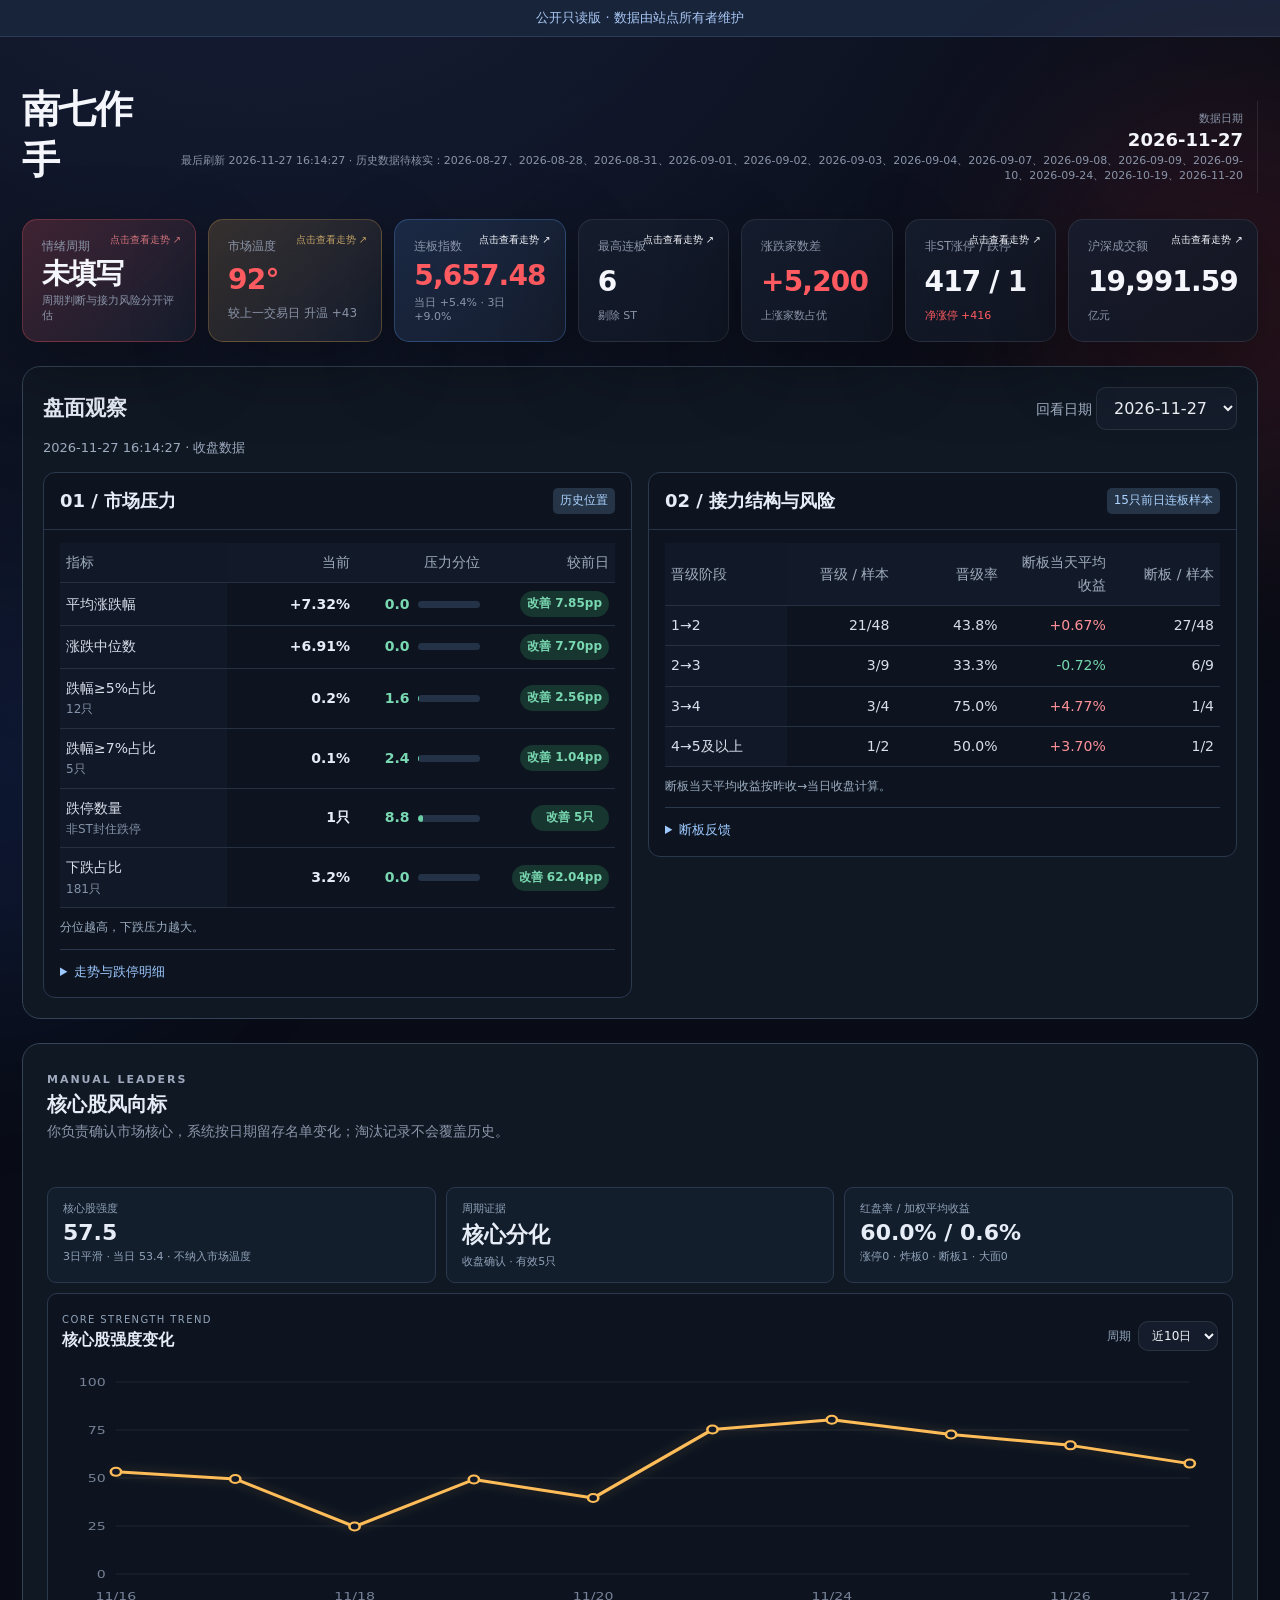
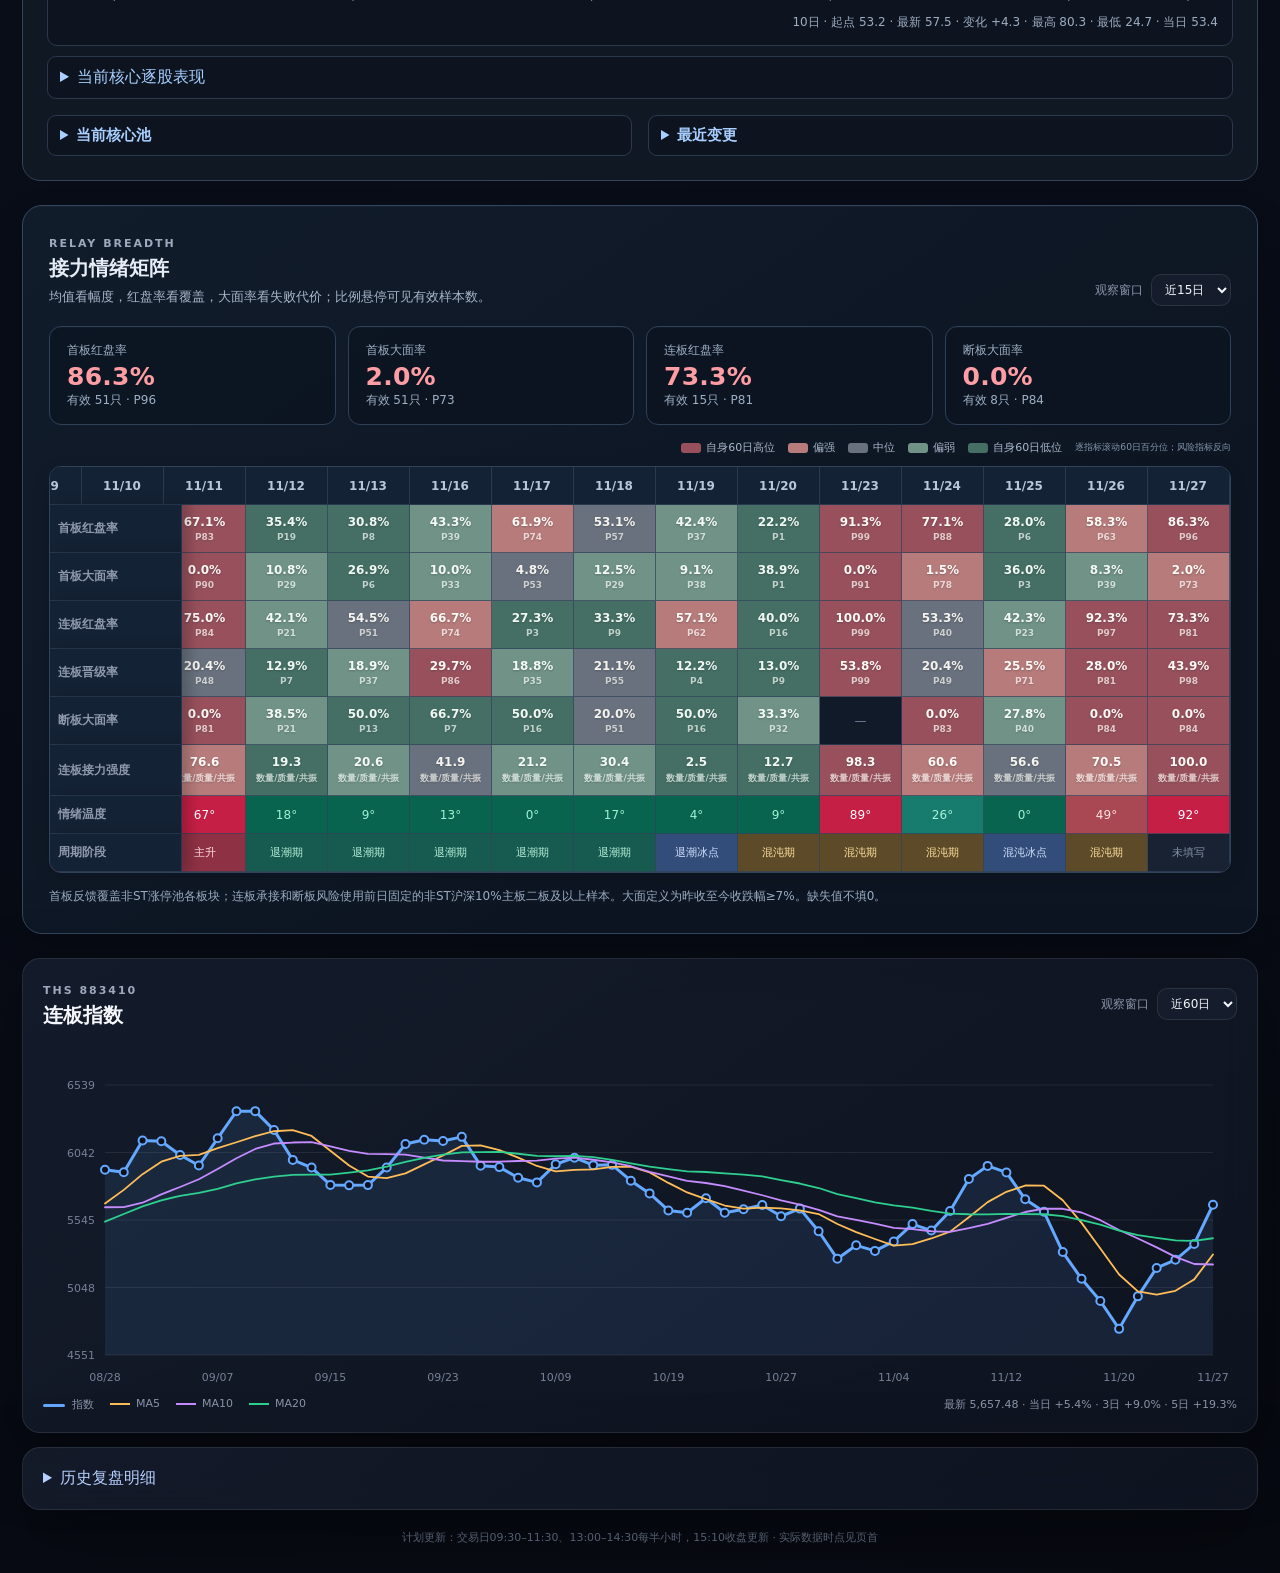
<file: index.html>
<!doctype html>
<html lang="zh-CN">
<head>
  <meta charset="utf-8">
  <meta name="viewport" content="width=device-width,initial-scale=1">
  <title>南七作手</title>
  <link rel="stylesheet" href="styles.css?v=20261010-review-signals2">
<link rel="stylesheet" href="environment.css?v=20261010-morandi-percentile1">  <link rel="stylesheet" href="public-readonly.css?v=1">
</head>
<body>
  <div class="ambient ambient-a"></div><div class="ambient ambient-b"></div>
  <main class="shell">
    <header class="topbar">
      <div>
        <h1>南七作手</h1>
      </div>
      <div class="top-actions">
        <div class="update-meta"><span>数据日期</span><strong id="tradeDate">—</strong><small id="updateTime">等待数据</small></div>
        <button id="reloadBtn" type="button">立即更新</button>
      </div>
    </header>

    <section class="hero-grid" aria-label="市场核心指标">
      <button id="breadthCard" type="button" hidden><span>市场广度</span><strong id="breadth">—</strong><small id="breadthSub">上涨占比</small></button>
      <button id="phaseCard" class="metric featured drilldown-card" type="button" aria-controls="phaseModal" aria-expanded="false"><span>情绪周期</span><strong id="phase">—</strong><small id="phaseHint"></small></button>
      <button id="temperatureCard" class="metric temperature-card drilldown-card" type="button" aria-controls="temperatureModal" aria-expanded="false"><span>市场温度</span><strong id="temperature">—</strong><small id="temperatureSub">等待计算</small></button>
      <button id="multiBoardCard" class="metric multiboard-card drilldown-card" type="button" aria-controls="multiBoardModal" aria-expanded="false"><span>连板指数</span><strong id="multiBoardValue">—</strong><small id="multiBoardSub">同花顺 883410</small></button>
      <button id="heightCard" class="metric drilldown-card" type="button" aria-controls="heightModal" aria-expanded="false"><span>最高连板</span><strong id="height">—</strong><small>剔除 ST</small></button>
      <article class="metric"><span>涨跌家数差</span><strong id="diff">—</strong><small id="diffSub">—</small></article>
      <button id="limitsCard" class="metric drilldown-card" type="button" aria-controls="metricModal" aria-expanded="false"><span>非ST涨停 / 跌停</span><strong id="limits">—</strong><small id="limitDiff">—</small></button>
      <button id="turnoverCard" class="metric drilldown-card" type="button" aria-controls="metricModal" aria-expanded="false"><span>沪深成交额</span><strong id="turnover">—</strong><small>亿元</small></button>
    </section>

    

    <section id="environment-panel" class="env-panel" aria-label="空仓与修复证据"><div class="env-heading"><div><h2>盘面观察</h2></div><label>回看日期 <select id="env-date"></select></label></div><div class="env-context" id="env-context"></div><div class="env-grid" id="env-cards"></div></section>
    <section class="core-panel" aria-labelledby="corePoolTitle">
      <div class="section-head"><div><span class="section-kicker">MANUAL LEADERS</span><h2 id="corePoolTitle">核心股风向标</h2><p>你负责确认市场核心，系统按日期留存名单变化；淘汰记录不会覆盖历史。</p></div></div>
      <form id="coreStockForm" class="core-form">
        <label>股票名称或代码<input id="coreInstrument" name="instrument" maxlength="40" required placeholder="如：大众交通 / 600611"></label>
        <label>身份<select id="coreRole" name="role"><option>总龙头</option><option>板块龙头</option><option>抱团趋势强股</option></select></label>
        <label>所属题材<input id="coreTheme" name="theme" maxlength="40" placeholder="如：无人驾驶"></label>
        <label>操作<select id="coreAction" name="action"><option>新增</option><option>降级</option><option>淘汰</option></select></label>
        <button type="submit">保存今日记录</button>
      </form>
      <div id="coreFormStatus" class="core-form-status" aria-live="polite"></div>
      <div id="coreAnalysis" class="core-analysis"><p class="core-empty">等待核心股行情分析</p></div>
      <div class="core-columns"><details class="core-fold"><summary>当前核心池</summary><div id="coreActivePool" class="core-list"></div></details><details class="core-fold"><summary>最近变更</summary><div id="coreRecentEntries" class="core-list"></div></details></div>
    </section>
    <section class="relay-panel" aria-labelledby="relayMatrixTitle">
      <div class="section-head">
        <div><span class="section-kicker">RELAY BREADTH</span><h2 id="relayMatrixTitle">接力情绪矩阵</h2><p>均值看幅度，红盘率看覆盖，大面率看失败代价；比例悬停可见有效样本数。</p></div>
        <label>观察窗口<select id="relayPeriod"><option value="10">近10日</option><option value="15" selected>近15日</option><option value="20">近20日</option><option value="30">近30日</option><option value="60">近60日</option></select></label>
      </div>
      <div id="relaySnapshot" class="relay-snapshot" aria-label="最新首板与连板反馈"></div>
      <div class="relay-heat-legend" aria-label="矩阵色阶"><span><i class="heat-strong-3"></i>自身60日高位</span><span><i class="heat-strong-1"></i>偏强</span><span><i class="heat-neutral"></i>中位</span><span><i class="heat-weak-1"></i>偏弱</span><span><i class="heat-weak-3"></i>自身60日低位</span><small>逐指标滚动60日百分位；风险指标反向</small></div>
      <div class="relay-matrix-wrap"><table class="relay-matrix"><thead id="relayMatrixHead"></thead><tbody id="relayMatrixBody"></tbody></table></div>
      <p class="relay-note">首板反馈覆盖非ST涨停池各板块；连板承接和断板风险使用前日固定的非ST沪深10%主板二板及以上样本。大面定义为昨收至今收跌幅≥7%。缺失值不填0。</p>
    </section>
    <section class="chart-panel">
      <div class="section-head">
        <div><span class="section-kicker">THS 883410</span><h2>连板指数</h2></div>
        <label>观察窗口<select id="multiBoardOverviewPeriod"><option value="20">近20日</option><option value="40">近40日</option><option value="60" selected>近60日</option><option value="90">近90日</option><option value="all">全部</option></select></label>
      </div>
      <div id="multiBoardOverviewChart" class="chart" role="img" aria-label="连板指数折线图"></div>
      <div class="chart-foot multiboard-foot"><span><i class="legend-line multiboard-legend"></i>指数</span><span><i class="ma-key ma5"></i>MA5</span><span><i class="ma-key ma10"></i>MA10</span><span><i class="ma-key ma20"></i>MA20</span><span id="multiBoardOverviewSummary">—</span></div>
    </section>
    <details class="table-panel" style="padding:20px"><summary style="cursor:pointer;font-size:16px;color:#b7cfff">历史复盘明细</summary>
      <div class="section-head">
        <div><span class="section-kicker">DAILY REVIEW</span><h2>每日复盘明细</h2></div>
        <div class="legend"><span><i class="heat up"></i>情绪偏强</span><span><i class="heat flat"></i>均衡</span><span><i class="heat down"></i>情绪偏弱</span></div>
      </div>
      <div class="table-wrap">
        <table>
          <thead><tr><th>日期</th><th>温度</th><th>上涨</th><th>下跌</th><th>涨跌差</th><th>市场广度</th><th>涨停</th><th>跌停</th><th>涨跌停差</th><th>炸板率</th><th>2板+</th><th>连板率</th><th>昨连板日内中位</th><th>连板断板跌≥7%</th><th>连板断板中位</th><th>周期</th></tr></thead>
          <tbody id="reviewBody"></tbody>
        </table>
      </div>
    </details>
<footer>计划更新：交易日09:30–11:30、13:00–14:30每半小时，15:10收盘更新 · 实际数据时点见页首</footer>
  </main>
  <div id="heightModal" class="temperature-modal" hidden>
    <section class="temperature-dialog" role="dialog" aria-modal="true" aria-labelledby="heightModalTitle">
      <div class="section-head temperature-dialog-head">
        <div><span class="section-kicker">HEIGHT TREND</span><h2 id="heightModalTitle">每日最高连板</h2></div>
        <div class="temperature-dialog-actions"><label>观察窗口<select id="period"><option value="20">近20日</option><option value="40">近40日</option><option value="60">近60日</option><option value="90">近90日</option><option value="all">全部</option></select></label><button id="heightModalClose" class="modal-close" type="button" aria-label="关闭最高连板走势">×</button></div>
      </div>
      <div id="chart" class="chart temperature-chart" role="img" aria-label="每日最高连板折线图"></div>
      <div class="chart-foot"><span><i class="legend-line"></i>最高连板</span><span id="chartSummary">—</span></div>
    </section>
  </div>
  <div id="temperatureModal" class="temperature-modal" hidden>
    <section class="temperature-dialog" role="dialog" aria-modal="true" aria-labelledby="temperatureModalTitle">
      <div class="section-head temperature-dialog-head">
        <div><span class="section-kicker">SENTIMENT TEMPERATURE</span><h2 id="temperatureModalTitle">每日市场温度</h2></div>
        <div class="temperature-dialog-actions">
          <label>观察窗口<select id="temperaturePeriod"><option value="20">近20日</option><option value="40">近40日</option><option value="60">近60日</option><option value="90">近90日</option><option value="all">全部</option></select></label>
          <button id="temperatureModalClose" class="modal-close" type="button" aria-label="关闭温度走势">×</button>
        </div>
      </div>
      <div id="temperatureChart" class="chart temperature-chart" role="img" aria-label="每日市场温度折线图"></div>
      <div class="chart-foot"><span><i class="legend-line temperature-legend"></i>情绪温度</span><span id="temperatureChartSummary">—</span></div>
      <div id="temperatureBreakdown" class="temperature-breakdown">等待分项计算</div>
    </section>
  </div>
  <div id="phaseModal" class="temperature-modal" hidden>
    <section class="temperature-dialog" role="dialog" aria-modal="true" aria-labelledby="phaseModalTitle">
      <div class="section-head temperature-dialog-head">
        <div><span class="section-kicker">SENTIMENT CYCLE</span><h2 id="phaseModalTitle">每日情绪周期</h2></div>
        <div class="temperature-dialog-actions">
          <label>观察窗口<select id="phasePeriod"><option value="20">近20日</option><option value="40">近40日</option><option value="60">近60日</option><option value="90">近90日</option><option value="all">全部</option></select></label>
          <label>选择日期<select id="phaseDate"></select></label>
          <label>人工周期<select id="phaseChoice"><option value="">未填写</option><option>主升期</option><option>高位分歧</option><option>退潮期</option><option>退潮冰点</option><option>混沌期</option><option>混沌冰点</option><option>主升启动</option><option>主升→分歧</option><option>主升</option></select></label>
          <button id="phaseSave" type="button">保存</button>
          <button id="phaseModalClose" class="modal-close" type="button" aria-label="关闭情绪周期走势">×</button>
        </div>
      </div>
      <div id="phaseChart" class="chart temperature-chart" role="img" aria-label="每日情绪周期走势图"></div>
      <div class="chart-foot"><span><i class="legend-line phase-legend"></i>情绪周期轨迹</span><span id="phaseChartSummary">—</span></div>
    </section>
  </div>
  <div id="metricModal" class="temperature-modal" hidden>
    <section class="temperature-dialog" role="dialog" aria-modal="true" aria-labelledby="metricModalTitle">
      <div class="section-head temperature-dialog-head">
        <div><span id="metricModalKicker" class="section-kicker">MARKET TREND</span><h2 id="metricModalTitle">指标走势</h2></div>
        <div class="temperature-dialog-actions">
          <label>观察窗口<select id="metricPeriod"><option value="20">近20日</option><option value="40">近40日</option><option value="60">近60日</option><option value="90">近90日</option><option value="all">全部</option></select></label>
          <button id="metricModalClose" class="modal-close" type="button" aria-label="关闭指标走势">×</button>
        </div>
      </div>
      <div id="metricChart" class="chart temperature-chart" role="img" aria-label="每日指标走势图"></div>
      <div class="chart-foot"><span id="metricChartLegend"></span><span id="metricChartSummary">—</span></div>
    </section>
  </div>
  <div id="multiBoardModal" class="temperature-modal" hidden>
    <section class="temperature-dialog" role="dialog" aria-modal="true" aria-labelledby="multiBoardModalTitle">
      <div class="section-head temperature-dialog-head">
        <div><span class="section-kicker">THS 883410</span><h2 id="multiBoardModalTitle">连板指数</h2></div>
        <div class="temperature-dialog-actions"><label>观察窗口<select id="multiBoardPeriod"><option value="20">近20日</option><option value="40">近40日</option><option value="60" selected>近60日</option><option value="90">近90日</option><option value="all">全部</option></select></label><button id="multiBoardModalClose" class="modal-close" type="button" aria-label="关闭连板指数走势">×</button></div>
      </div>
      <div id="multiBoardChart" class="chart temperature-chart" role="img" aria-label="连板指数折线图"></div>
      <div class="chart-foot"><span><i class="legend-line multiboard-legend"></i>指数 · MA5 · MA10 · MA20</span><span id="multiBoardChartSummary">—</span></div>
    </section>
  </div>
  <script src="app.js?v=20261010-review-signals3"></script>
<script src="environment.js?v=20260926-relay-autoload1"></script><script src="public-readonly.js?v=1"></script>
</body>
</html>
</file>
<file: styles.css>
:root{--bg:#070a12;--panel:rgba(16,22,35,.82);--panel2:rgba(23,31,48,.78);--line:rgba(255,255,255,.09);--text:#f4f6fb;--muted:#8b95a9;--red:#ff5b61;--green:#2ecf8f;--amber:#ffbd59;--blue:#64a8ff;--shadow:0 24px 70px rgba(0,0,0,.34)}
*{box-sizing:border-box}html{color-scheme:dark}body{margin:0;background:radial-gradient(circle at 20% -10%,#18213c 0,transparent 32%),linear-gradient(160deg,#080b13,#090d18 55%,#070a11);color:var(--text);font-family:Inter,"Microsoft YaHei",system-ui,sans-serif;min-height:100vh}.ambient{position:fixed;width:420px;height:420px;border-radius:50%;filter:blur(110px);opacity:.13;pointer-events:none}.ambient-a{background:#ff4858;right:-170px;top:10%}.ambient-b{background:#356dff;left:-220px;bottom:-100px}.shell{width:min(1540px,calc(100% - 44px));margin:auto;padding:38px 0 28px;position:relative}.topbar{display:flex;justify-content:space-between;align-items:flex-end;gap:24px;margin-bottom:26px}.eyebrow,.section-kicker{font-size:11px;letter-spacing:.18em;color:#9fa9bd;font-weight:700}.live-dot{display:inline-block;width:7px;height:7px;border-radius:50%;background:var(--green);box-shadow:0 0 14px var(--green);margin-right:7px}h1{font-size:clamp(28px,3vw,44px);letter-spacing:-.04em;margin:9px 0 7px}h2{font-size:20px;margin:4px 0 0}p{margin:0;color:var(--muted);font-size:14px}.top-actions{display:flex;gap:12px;align-items:stretch}.update-meta{min-width:178px;padding:10px 14px;text-align:right;border-right:1px solid var(--line)}.update-meta span,.update-meta small{display:block;color:var(--muted);font-size:11px}.update-meta strong{display:block;font-size:18px;margin:3px 0}button,select{font:inherit;color:var(--text);background:#151d2c;border:1px solid var(--line);border-radius:10px;padding:10px 13px}button{cursor:pointer}button:hover{background:#1c2638}.hero-grid{display:grid;grid-template-columns:1.25fr repeat(5,1fr);gap:12px;margin-bottom:14px}.metric,.chart-panel,.table-panel{background:linear-gradient(145deg,var(--panel2),var(--panel));border:1px solid var(--line);box-shadow:var(--shadow);backdrop-filter:blur(18px)}.metric{border-radius:15px;padding:18px 19px;min-height:118px;display:flex;flex-direction:column;justify-content:space-between}.metric.featured{background:linear-gradient(135deg,rgba(255,91,97,.2),rgba(23,31,48,.88));border-color:rgba(255,91,97,.3)}.metric span{font-size:12px;color:var(--muted)}.metric strong{font-size:28px;letter-spacing:-.03em}.metric small{color:var(--muted);font-size:11px}.positive{color:var(--red)!important}.negative{color:var(--green)!important}.chart-panel,.table-panel{border-radius:18px;padding:20px;margin-top:14px}.section-head{display:flex;justify-content:space-between;align-items:center;gap:16px;margin-bottom:14px}.section-head label{color:var(--muted);font-size:12px}.section-head select{margin-left:8px;padding:7px 9px}.chart{height:350px;position:relative}.chart svg{width:100%;height:100%;overflow:visible}.grid-line{stroke:rgba(255,255,255,.08);stroke-width:1}.axis-label{fill:#778297;font-size:11px}.trend{fill:none;stroke:url(#lineGradient);stroke-width:3;stroke-linejoin:round;stroke-linecap:round;filter:drop-shadow(0 0 7px rgba(255,91,97,.25))}.area{fill:url(#areaGradient)}.point{fill:#0c111d;stroke:#ff6b70;stroke-width:2}.point:hover{fill:#ff6b70}.tooltip{position:absolute;pointer-events:none;background:#111827;border:1px solid rgba(255,255,255,.12);box-shadow:0 12px 30px rgba(0,0,0,.38);border-radius:10px;padding:9px 11px;font-size:12px;transform:translate(-50%,-115%);white-space:nowrap}.tooltip strong{color:#ff7479;font-size:15px}.chart-foot{display:flex;justify-content:space-between;color:var(--muted);font-size:11px;margin-top:4px}.legend-line{display:inline-block;width:22px;height:3px;background:var(--red);vertical-align:middle;margin-right:7px;border-radius:3px}.legend{display:flex;gap:12px;color:var(--muted);font-size:11px}.heat{display:inline-block;width:9px;height:9px;border-radius:3px;margin-right:5px}.heat.up{background:var(--red)}.heat.flat{background:#697386}.heat.down{background:var(--green)}.table-wrap{overflow:auto;max-height:570px;border-top:1px solid var(--line)}table{border-collapse:collapse;width:100%;min-width:1430px;font-size:12px}th{position:sticky;top:0;background:#121a29;color:#8f99ad;font-weight:600;text-align:right;padding:12px 10px;border-bottom:1px solid var(--line);z-index:2}td{text-align:right;padding:11px 10px;border-bottom:1px solid rgba(255,255,255,.055);white-space:nowrap;color:#d8deea}th:first-child,td:first-child{text-align:left;position:sticky;left:0;background:#111827;z-index:1}tbody tr:hover td{background-color:rgba(255,255,255,.035)}.diff-cell{font-weight:700;border-radius:5px}.phase{display:inline-block;padding:4px 9px;border-radius:999px;font-weight:700}.phase-高潮{color:#ff8085;background:rgba(255,91,97,.14)}.phase-修复{color:#8bbcff;background:rgba(100,168,255,.13)}.phase-分歧{color:#ffd07d;background:rgba(255,189,89,.13)}.phase-退潮{color:#62deb0;background:rgba(46,207,143,.13)}.phase-冰点{color:#9ebcff;background:rgba(93,125,255,.14)}footer{text-align:center;color:#646f83;font-size:11px;padding:20px 0 0}@media(max-width:1100px){.hero-grid{grid-template-columns:repeat(3,1fr)}}@media(max-width:720px){.shell{width:min(100% - 24px,1540px);padding-top:22px}.topbar{align-items:flex-start;flex-direction:column}.top-actions{width:100%;justify-content:space-between}.hero-grid{grid-template-columns:repeat(2,1fr)}.section-head{align-items:flex-start;flex-direction:column}.chart{height:290px}.metric{min-height:105px}.metric strong{font-size:24px}}@media(max-width:420px){.hero-grid{grid-template-columns:1fr}.top-actions{flex-direction:column}.update-meta{text-align:left;border-right:0;border-left:1px solid var(--line)}}
.point-label{fill:#f3f6fc;font-size:12px;font-weight:700;paint-order:stroke;stroke:#111827;stroke-width:4px;stroke-linejoin:round}.point:hover,.point:focus{fill:#ff6b70;outline:none}.tooltip{border-radius:12px;padding:11px 13px;z-index:5}.tooltip span,.tooltip strong,.tooltip em{display:block}.tooltip span{color:var(--muted);font-size:11px}.tooltip strong{font-size:16px;margin:3px 0}.tooltip em{color:#e8edf7;font-style:normal;max-width:280px;white-space:normal}
.diagnostics{display:grid;grid-template-columns:repeat(4,1fr);background:rgba(12,17,28,.72);border:1px solid var(--line);border-radius:15px;overflow:hidden;box-shadow:var(--shadow)}.diagnostic{padding:15px 18px;border-right:1px solid var(--line);min-width:0}.diagnostic:last-child{border-right:0}.diagnostic span,.diagnostic small{display:block;color:var(--muted);font-size:11px}.diagnostic strong{display:block;font-size:18px;margin:7px 0 5px;white-space:nowrap}.diagnostic small{white-space:nowrap;overflow:hidden;text-overflow:ellipsis}@media(max-width:900px){.diagnostics{grid-template-columns:repeat(2,1fr)}.diagnostic:nth-child(2){border-right:0}.diagnostic:nth-child(-n+2){border-bottom:1px solid var(--line)}}@media(max-width:480px){.diagnostics{grid-template-columns:1fr}.diagnostic{border-right:0;border-bottom:1px solid var(--line)}.diagnostic:last-child{border-bottom:0}}
.hero-grid{grid-template-columns:1.15fr 1.15fr repeat(5,1fr)}.temperature-card{background:linear-gradient(135deg,rgba(255,189,89,.16),rgba(23,31,48,.88));border-color:rgba(255,189,89,.25)}.temperature-card strong{font-variant-numeric:tabular-nums}.temperature-cell{min-width:76px}.temperature-cell strong{font-size:14px}.temperature-cell small{display:inline-block;margin-left:6px;font-size:11px;opacity:.78}@media(max-width:1100px){.hero-grid{grid-template-columns:repeat(3,1fr)}}@media(max-width:720px){.hero-grid{grid-template-columns:repeat(2,1fr)}}@media(max-width:420px){.hero-grid{grid-template-columns:1fr}}
.hero-grid{grid-template-columns:1.15fr 1.15fr repeat(6,1fr)}.multiboard-card{background:linear-gradient(135deg,rgba(100,168,255,.14),rgba(23,31,48,.88));border-color:rgba(100,168,255,.28)}.multiboard-card strong{font-variant-numeric:tabular-nums}.multiboard-legend{background:#64a8ff}.multiboard-trend{fill:none;stroke:#64a8ff;stroke-width:3;stroke-linejoin:round;stroke-linecap:round}.multiboard-area{fill:rgba(100,168,255,.1)}.multiboard-point{fill:#0c111d;stroke:#64a8ff;stroke-width:2}.multiboard-point-label{fill:#8bbcff;font-size:10px}@media(max-width:1100px){.hero-grid{grid-template-columns:repeat(3,1fr)}}@media(max-width:720px){.hero-grid{grid-template-columns:repeat(2,1fr)}}@media(max-width:420px){.hero-grid{grid-template-columns:1fr}}
.hero-grid{grid-template-columns:1.15fr 1.15fr repeat(5,1fr)}.multiboard-ma{fill:none;stroke-width:1.8;stroke-linejoin:round;stroke-linecap:round}.multiboard-ma.ma5{stroke:#ffbd59}.multiboard-ma.ma10{stroke:#c58cff}.multiboard-ma.ma20{stroke:#2ecf8f}.multiboard-foot{justify-content:flex-start;gap:16px}.multiboard-foot span:last-child{margin-left:auto}.ma-key{display:inline-block;width:20px;height:2px;margin-right:6px;vertical-align:middle}.ma-key.ma5{background:#ffbd59}.ma-key.ma10{background:#c58cff}.ma-key.ma20{background:#2ecf8f}@media(max-width:1100px){.hero-grid{grid-template-columns:repeat(3,1fr)}}@media(max-width:720px){.hero-grid{grid-template-columns:repeat(2,1fr)}}@media(max-width:420px){.hero-grid{grid-template-columns:1fr}}

/* Keep the review table compact after redundant columns are removed. */
.table-wrap table{min-width:1120px;table-layout:fixed}
.table-wrap th{padding:10px 6px;white-space:normal;line-height:1.35}
.table-wrap td{padding:10px 6px}
.table-wrap th:nth-child(1){width:86px}
.table-wrap th:nth-child(2){width:62px}
.table-wrap th:nth-child(3),.table-wrap th:nth-child(4),.table-wrap th:nth-child(5){width:58px}
.table-wrap th:nth-child(6),.table-wrap th:nth-child(9){width:66px}
.table-wrap th:nth-child(7),.table-wrap th:nth-child(8),.table-wrap th:nth-child(11){width:54px}
.table-wrap th:nth-child(10){width:58px}
.table-wrap th:nth-child(12){width:64px}
.table-wrap th:nth-child(13){width:96px}
.table-wrap th:nth-child(14){width:100px}
.table-wrap th:nth-child(15){width:112px}
.table-wrap th:nth-child(16){width:74px}
.sync-note{color:var(--muted);font-size:11px}.temperature-legend{background:linear-gradient(90deg,#54b8ff,#ffbd59,#ff5b61)}.temperature-zone{pointer-events:none}.zone-hot{fill:rgba(255,91,97,.055)}.zone-warm{fill:rgba(255,189,89,.04)}.zone-neutral{fill:rgba(255,255,255,.018)}.zone-cool{fill:rgba(84,184,255,.025)}.zone-ice{fill:rgba(84,184,255,.05)}.temperature-area{fill:url(#temperatureArea)}.temperature-trend{fill:none;stroke:url(#temperatureGradient);stroke-width:3;stroke-linejoin:round;stroke-linecap:round;filter:drop-shadow(0 0 7px rgba(255,189,89,.2))}.temperature-point{fill:#0c111d;stroke:#ffbd59;stroke-width:2}.temperature-point:hover,.temperature-point:focus{fill:#ffbd59;outline:none}.temperature-tooltip strong{color:#ffca70}.temperature-point-label{stroke:#111827}
.temperature-card{cursor:pointer;position:relative;transition:transform .18s ease,border-color .18s ease,box-shadow .18s ease}.temperature-card:hover,.temperature-card:focus{transform:translateY(-2px);border-color:rgba(255,189,89,.55);box-shadow:0 20px 55px rgba(255,189,89,.12);outline:none}.temperature-card:after{content:'点击查看走势  ↗';position:absolute;right:14px;top:13px;color:rgba(255,208,125,.72);font-size:10px}.modal-open{overflow:hidden}.temperature-modal[hidden]{display:none}.temperature-modal{position:fixed;inset:0;z-index:100;display:flex;align-items:center;justify-content:center;padding:24px;background:rgba(3,6,12,.72);backdrop-filter:blur(10px)}.temperature-dialog{width:min(1120px,100%);background:linear-gradient(145deg,rgba(24,32,49,.98),rgba(10,15,25,.98));border:1px solid rgba(255,189,89,.25);border-radius:20px;padding:22px;box-shadow:0 35px 100px rgba(0,0,0,.62)}.temperature-dialog-head{margin-bottom:8px}.temperature-dialog-actions{display:flex;align-items:center;gap:12px}.temperature-dialog-actions label{color:var(--muted);font-size:12px}.temperature-dialog-actions select{margin-left:8px;padding:7px 9px}.modal-close{width:38px;height:38px;padding:0;border-radius:50%;font-size:25px;line-height:1}.temperature-chart{height:min(55vh,470px)}@media(max-width:620px){.temperature-modal{padding:10px}.temperature-dialog{padding:16px}.temperature-dialog-head{align-items:flex-start}.temperature-dialog-actions{width:100%;justify-content:space-between}.temperature-chart{height:55vh}}
.drilldown-card{position:relative;cursor:pointer;text-align:left;appearance:none;transition:transform .18s ease,border-color .18s ease,box-shadow .18s ease}.drilldown-card:hover,.drilldown-card:focus-visible{transform:translateY(-2px);outline:none}.drilldown-card:after{content:'点击查看走势  ↗';position:absolute;right:14px;top:13px;font-size:10px}.featured.drilldown-card:after{color:rgba(255,138,143,.78)}.featured.drilldown-card:hover,.featured.drilldown-card:focus-visible{border-color:rgba(255,91,97,.6);box-shadow:0 20px 55px rgba(255,91,97,.13)}.phase-legend{background:linear-gradient(90deg,#8ca9ff,#2ecf8f,#ffbd59,#64a8ff,#ff5b61)}.phase-trend{fill:none;stroke:url(#phaseLineGradient);stroke-width:3;stroke-linejoin:round;stroke-linecap:round;filter:drop-shadow(0 0 7px rgba(100,168,255,.2))}.phase-point{fill:#0c111d;stroke-width:3}.phase-point:hover,.phase-point:focus{fill:#fff;outline:none}.phase-point-label{fill:#e8edf7;font-size:11px;font-weight:700;paint-order:stroke;stroke:#111827;stroke-width:4px;stroke-linejoin:round}.phase-axis-label{font-weight:700}.phase-tooltip em{color:#dfe5f1}
.metric-trend{fill:none;stroke-width:3;stroke-linejoin:round;stroke-linecap:round;filter:drop-shadow(0 0 6px rgba(100,168,255,.18))}.metric-point{fill:#0c111d;stroke-width:2}.metric-point:hover,.metric-point:focus{fill:#fff;outline:none}.metric-point-label{font-size:11px;font-weight:700;paint-order:stroke;stroke:#111827;stroke-width:4px;stroke-linejoin:round}.metric-tooltip strong{color:#a9caff}.metric-tooltip em{color:#dfe5f1}.metric-legend-item{display:inline-flex;align-items:center;margin-right:15px}.metric-legend-item i{width:22px;height:3px;border-radius:3px;margin-right:7px}
.temperature-breakdown{margin-top:13px;padding:10px 12px;border:1px solid rgba(255,189,89,.13);border-radius:10px;background:rgba(255,189,89,.045);color:#aeb8ca;font-size:11px;text-align:center;letter-spacing:.01em}
.phase-主升期,.phase-主升{color:#ffdce0;background:rgba(190,58,82,.28)}.phase-主升启动{color:#cfe7ff;background:rgba(55,113,177,.3)}.phase-高位分歧,.phase-主升→分歧{color:#ffe2a3;background:rgba(160,111,37,.3)}.phase-混沌期,.phase-混沌\ ·\ 修复观察{color:#ffe1a0;background:rgba(128,96,32,.3)}.phase-退潮期{color:#b9f2dc;background:rgba(26,122,103,.3)}.phase-退潮冰点,.phase-混沌冰点{color:#d5e4ff;background:rgba(65,95,151,.35)}.phase-未填写{color:#94a1b5;background:rgba(80,96,120,.22)}
.review-signal-good{color:#ff9da7!important;background:#5d2939!important;border-radius:6px;font-weight:750}.review-signal-neutral{color:#e4e8ed!important;background:#465363!important;border-radius:6px;font-weight:700}.review-signal-bad{color:#82e4c1!important;background:#145846!important;border-radius:6px;font-weight:750}
.flow-board-panel{background:linear-gradient(145deg,var(--panel2),var(--panel));border:1px solid var(--line);box-shadow:var(--shadow);backdrop-filter:blur(18px);border-radius:18px;padding:20px;margin-top:14px}.flow-board-hint{color:var(--muted);font-size:11px}.flow-board{overflow-x:auto;padding-bottom:3px}.flow-grid{display:grid;grid-auto-flow:column;grid-auto-columns:minmax(190px,1fr);min-width:850px}.flow-col{border-left:1px solid var(--line);background:rgba(7,10,18,.18)}.flow-col:last-child{border-right:1px solid var(--line)}.flow-date{display:flex;flex-direction:column;align-items:center;justify-content:center;width:100%;height:58px;border:0;border-radius:0;border-bottom:1px solid var(--line);background:rgba(100,168,255,.13);color:#c8dbff}.flow-date strong{font-size:14px}.flow-date span{font-size:11px;margin-top:3px;color:#8fa3c9}.flow-card{position:relative;display:block;text-align:left;width:100%;min-height:66px;padding:10px 28px 9px 12px;border:0;border-radius:0;border-bottom:1px solid var(--line);background:rgba(16,22,35,.6);color:var(--text);cursor:pointer}.flow-card:hover{background:rgba(100,168,255,.12)}.flow-card b{display:block;font-size:13px}.flow-card small{display:flex;align-items:center;gap:8px;margin-top:8px;color:var(--muted);font-size:10px;white-space:nowrap;overflow:hidden;text-overflow:ellipsis}.flow-card small em{font-style:normal;color:#ff9da7;font-weight:700}.flow-arrow{position:absolute;right:11px;top:21px;font-size:21px;color:#b9c8e2}.flow-card.hot{background:rgba(255,91,97,.10)}.flow-card.warm{background:rgba(255,189,89,.07)}.flow-card.cool{background:rgba(100,168,255,.07)}.flow-card:focus-visible,.flow-date:focus-visible{outline:2px solid var(--blue);outline-offset:-2px}@media(max-width:720px){.flow-board-panel{padding:16px}.flow-grid{grid-auto-columns:170px;min-width:760px}}
</file>
<file: environment.css>
.env-panel{margin:24px 0;padding:24px;background:#101824;border:1px solid #344456;border-radius:18px;color:#e7edf7;font-size:16px;line-height:1.65}.env-heading{display:flex;justify-content:space-between;align-items:center;gap:16px}.env-heading h2{margin:4px 0;font-size:25px}.env-heading label{font-size:14px;color:#a7b5c9}.env-heading select{font-size:16px}.env-context{color:#9dabbe;font-size:14px;margin:12px 0}.env-grid{display:grid;grid-template-columns:1fr 1fr;gap:18px}.env-card{background:#0d1420;border:1px solid #2a394e;border-radius:12px;overflow:hidden}.env-card-head{padding:18px 20px;display:flex;justify-content:space-between;align-items:flex-start;gap:12px;border-bottom:1px solid #263245}.env-card-head h3{font-size:20px;margin:0}.env-card-head p{font-size:14px;color:#a1aec1;margin:4px 0}.env-pill{display:inline-block;border-radius:5px;padding:4px 9px;font-size:14px;white-space:nowrap;background:#253447;color:#acd4ff}.env-pill.bad{background:#3a262a;color:#ffaca8}.env-pill.good{background:#193c33;color:#8cd8b9}.env-card-body{padding:18px 20px}.env-card table{width:100%;border-collapse:collapse;font-size:14px;white-space:nowrap}.env-card th{color:#9facbe;font-weight:normal}.env-card th,.env-card td{padding:11px 8px;text-align:right;border-bottom:1px solid #253041;position:static}.env-card th:first-child,.env-card td:first-child{text-align:left}.env-card td small{display:block;font-size:12px;color:#8493a9}.env-scroll{overflow-x:auto}.env-card tbody tr:hover{background:#152031}.env-muted{font-size:14px;color:#a1aec1}.env-note{border-left:3px solid #6aa7e8;padding-left:11px;margin:16px 0 3px;font-size:14px;color:#c5d3e5}.env-statrow{display:grid;grid-template-columns:repeat(3,1fr);gap:9px;margin-bottom:16px}.env-stat{padding:12px;background:#172233;border-radius:6px}.env-stat span{font-size:13px;color:#a8b7ca}.env-stat b{display:block;font-size:24px;font-variant-numeric:tabular-nums}.env-stat small{font-size:12px;color:#a0aec0}.env-negative{color:#75d7ad}.env-positive{color:#ff9198}.env-details{border-top:1px solid #2a394e;padding-top:12px;margin-top:16px;font-size:14px}.env-details summary{color:#9dc9ff;cursor:pointer}.env-details a{color:#9dc9ff}.env-method{font-size:14px;color:#a4b2c4;margin-top:20px}.env-method summary{cursor:pointer;color:#a8cfff}.env-card .env-trend{display:flex;align-items:center;justify-content:space-between;padding:10px 0;gap:12px}.env-card .env-trend select{max-width:200px;font-size:14px}.env-linechart{width:100%;height:150px;display:block}.env-chart-label{font-size:12px;fill:#9badc4}.env-card .env-history-note{font-size:13px;color:#8fa3bd;margin:4px 0 8px}.env-empty{padding:14px;background:#192231;font-size:14px;color:#aebbd0;border-radius:5px}.env-method code{color:#c3dcff}@media(max-width:1100px){.env-grid{grid-template-columns:1fr}}@media(max-width:620px){.env-panel{padding:15px}.env-heading{align-items:flex-start;flex-direction:column}.env-card-body,.env-card-head{padding:14px}.env-stat b{font-size:20px}.env-statrow{gap:5px}.env-stat{padding:9px}.env-heading h2{font-size:22px}}

#temperatureSub .temp-direction,#temperatureSub .temp-warning{display:block;line-height:1.6}#temperatureSub .temp-warning{color:#ffcc85;margin-top:4px;font-size:13px}.temperature-breakdown{text-align:left;font-size:14px;padding:16px 18px;line-height:1.65;letter-spacing:normal}.temp-explain-head{display:flex;align-items:center;justify-content:space-between;gap:12px}.temp-explain-head>strong{font-size:18px;color:#e4ecf8}.temp-risk-on{color:#ffd08c;background:#392d20;padding:3px 8px;border-radius:5px}.temp-risk-off{color:#acc0d8}.temp-reasons{padding:0;margin:12px 0;list-style:none}.temp-reasons li{padding:8px 0}.temp-reasons b{display:block;color:#e7c89f;margin-bottom:3px}.temp-reasons span{color:#b6c4d8}.temp-impact{margin:8px 0;color:#c0cee0}.temp-calculation{margin-top:12px;border-top:1px solid #364153;padding-top:10px}.temp-calculation summary{cursor:pointer;color:#a5ccff}.temp-calculation p{margin:10px 0;color:#aebed2}.temp-score-grid{display:grid;grid-template-columns:repeat(5,1fr);gap:10px;margin:14px 0}.temp-score-grid>div{padding:10px;background:#101a28;border-radius:5px}.temp-score-grid span{display:block;font-size:14px;color:#acbdd0}.temp-score-grid strong{display:block;font-size:22px;color:#e6edf7}.temp-score-grid small{font-size:12px;color:#93a6bf}.temp-formula{padding:10px;border-left:3px solid #88b8f3;background:#152234}.temp-levels{display:grid;grid-template-columns:1fr 1fr;gap:5px;font-size:13px;color:#bdcbe0}.temperature-dialog{max-height:92vh;overflow-y:auto}.env-source-table{border-collapse:collapse;width:100%;white-space:normal;font-size:13px}.env-source-table td,.env-source-table th{padding:9px;border-bottom:1px solid #29374c;text-align:left;position:static}.env-source-table td:first-child{min-width:135px}.temp-sample-counts{display:flex;flex-wrap:wrap;gap:6px 16px;font-size:13px;color:#bdcbe0}@media(max-width:650px){.temp-score-grid{grid-template-columns:repeat(2,1fr)}.temp-explain-head{align-items:flex-start;flex-direction:column}.temp-levels{grid-template-columns:1fr}.temperature-breakdown{padding:12px}}

/* Compact diagnostics: keep evidence visible and secondary views folded. */
.env-panel{padding:20px}.env-heading h2{font-size:21px}.env-context{font-size:13px;margin:7px 0 14px}.env-grid{align-items:start;gap:16px}.env-card-head{padding:13px 16px;align-items:center}.env-card-head h3{font-size:18px;margin:0}.env-pill{font-size:12px;padding:3px 7px}.env-card-body{padding:13px 16px}.env-card td,.env-card th{padding:8px 6px}.env-card .env-current{font-weight:600;color:#e6edf7}.env-statrow{gap:8px;margin-bottom:10px}.env-stat{padding:9px 10px}.env-stat span{font-size:12px}.env-stat b{font-size:23px}.env-caption{font-size:12px;color:#9bacbf;margin:9px 0 0;line-height:1.7}.env-caption span{display:block}.env-details{margin-top:11px;padding-top:9px;font-size:13px}.env-details .env-details{margin-top:10px}.env-details>summary{padding:2px 0}.env-details[open]>summary{margin-bottom:8px}.env-card .env-muted{font-size:12px}.env-card .env-trend{font-size:13px}.env-card .env-trend select{font-size:13px;padding:6px 8px}.env-method{margin-top:16px;font-size:13px}@media(max-width:620px){.env-panel{padding:14px}.env-card-head,.env-card-body{padding:11px 12px}.env-stat{padding:8px}.env-stat b{font-size:21px}.env-card-head h3{font-size:17px}}

/* Fit diagnostic tables to their cards; the historical review keeps its wide table. */
.env-grid{grid-template-columns:repeat(2,minmax(0,1fr))}
.env-card,.env-card-body,.env-scroll,.env-stat{min-width:0}
.pressure-rank{display:flex;align-items:center;justify-content:flex-end;gap:8px;font-variant-numeric:tabular-nums}.pressure-rank>span{min-width:32px;font-weight:650}.pressure-rank>i{display:block;width:62px;height:7px;border-radius:99px;background:#243247;overflow:hidden}.pressure-rank>i>b{display:block;height:100%;border-radius:inherit;background:#68cfa5}.pressure-rank.mid>i>b{background:#efb758}.pressure-rank.high>i>b{background:#f17478}.pressure-rank.low>span{color:#79d8b2}.pressure-rank.mid>span{color:#f3c873}.pressure-rank.high>span{color:#ff8c91}.pressure-move{display:inline-flex;align-items:center;justify-content:center;min-width:78px;padding:3px 7px;border-radius:999px;font-size:12px;font-weight:650}.pressure-move.better{color:#79d8b2;background:#17362f}.pressure-move.worse{color:#ff9297;background:#3a252a}.pressure-move.flat{color:#a9b6c8;background:#222d3d}
.env-card table,.env-source-table{
  min-width:0;
  width:100%;
  max-width:100%;
  table-layout:fixed;
  white-space:normal;
}
.env-card th,.env-card td,.env-source-table th,.env-source-table td{
  min-width:0;
  white-space:normal;
  overflow-wrap:anywhere;
  vertical-align:middle;
  font-variant-numeric:tabular-nums;
}
.env-card th:first-child{width:30%}
.env-source-table th:first-child{width:28%}
.env-source-table td:first-child{min-width:0}
.env-statrow{grid-template-columns:repeat(3,minmax(0,1fr))}
.env-statrow-four{grid-template-columns:repeat(4,minmax(0,1fr))}.relay-structure-table th:first-child{width:22%}
.env-stat span,.env-stat small{overflow-wrap:anywhere}
.env-card-head,.env-card .env-trend{flex-wrap:wrap}
@media(max-width:1100px){
  .env-grid{grid-template-columns:minmax(0,1fr)}
}
@media(max-width:480px){
  .env-card th,.env-card td{padding:8px 4px;font-size:13px}
  .env-statrow{grid-template-columns:minmax(0,1fr)}
  .env-stat{display:grid;grid-template-columns:minmax(0,1fr) auto;gap:2px 8px;align-items:center}
  .env-stat small{grid-column:1 / -1}
}
@media(max-width:760px){.env-statrow-four{grid-template-columns:repeat(2,minmax(0,1fr))}}

.relay-panel{margin:24px 0;padding:26px;background:linear-gradient(145deg,#111c2b 0%,#0d1522 72%);border:1px solid #33465f;border-radius:20px;box-shadow:0 14px 34px rgba(0,0,0,.18),inset 0 1px rgba(255,255,255,.025);color:#e7edf7}.relay-panel .section-head{align-items:flex-end}.relay-panel .section-head p{margin:6px 0 0;color:#a7b5c8;font-size:13px}.relay-snapshot{display:grid;grid-template-columns:repeat(4,minmax(0,1fr));gap:12px;margin:20px 0}.relay-snapshot-item{position:relative;padding:15px 17px;background:rgba(11,20,33,.82);border:1px solid #2e4159;border-radius:12px;box-shadow:inset 0 1px rgba(255,255,255,.025)}.relay-snapshot-item span,.relay-snapshot-item small{display:block;color:#9eafc3;font-size:12px}.relay-snapshot-item strong{display:block;margin:3px 0 1px;font-size:25px;font-variant-numeric:tabular-nums;letter-spacing:.01em}.relay-snapshot-item.strong strong,.relay-snapshot-item.calm strong{color:#ff9da4}.relay-snapshot-item.weak strong,.relay-snapshot-item.risk strong{color:#78d8b7}.relay-matrix-wrap{overflow-x:auto;border:1px solid #30435b;border-radius:12px;box-shadow:0 5px 18px rgba(0,0,0,.12)}.relay-matrix{border-collapse:separate;border-spacing:0;width:max-content;min-width:100%;table-layout:auto;font-size:12px}.relay-matrix th,.relay-matrix td{min-width:82px;padding:10px 8px;border-right:1px solid rgba(49,67,91,.72);border-bottom:1px solid rgba(49,67,91,.72);text-align:center;font-variant-numeric:tabular-nums;white-space:nowrap}.relay-matrix th:first-child{width:132px;min-width:132px;text-align:left;position:sticky;left:0;z-index:2;background:#142235;box-shadow:7px 0 12px rgba(4,10,18,.22)}.relay-matrix thead th{color:#b8c7d9;background:#142235;font-weight:650}.relay-matrix td{color:#f1f5fa}.relay-matrix td small{display:block;margin-top:3px;font-size:9px;opacity:.72}.relay-matrix .relay-missing{color:#718198;background:#101a29}.relay-matrix .relay-phase{font-size:11px}.relay-note{margin:13px 0 0;color:#9aabc0;font-size:12px;line-height:1.75}@media(max-width:760px){.relay-panel{padding:16px}.relay-snapshot{grid-template-columns:repeat(2,minmax(0,1fr));gap:9px}.relay-panel .section-head{align-items:flex-start}.relay-snapshot-item strong{font-size:21px}}
.relay-heat{font-weight:750;text-shadow:0 1px 2px rgba(31,36,40,.28);transition:filter .15s ease}.relay-heat:hover{filter:brightness(1.1)}.heat-strong-3{background:#98515c!important;color:#fff8f5!important}.heat-strong-2{background:#98515c!important;color:#fff8f5!important}.heat-strong-1{background:#b77b7b!important;color:#fffaf7!important}.heat-neutral{background:#68717d!important;color:#f5f3ef!important}.heat-weak-1{background:#709287!important;color:#f3faf6!important}.heat-weak-2{background:#456f64!important;color:#eff8f3!important}.heat-weak-3{background:#456f64!important;color:#eff8f3!important}.relay-heat-legend{display:flex;align-items:center;justify-content:flex-end;flex-wrap:wrap;gap:8px 13px;margin:-5px 0 11px;color:#aab8ca;font-size:11px}.relay-heat-legend span{display:inline-flex;align-items:center;gap:5px}.relay-heat-legend i{display:inline-block;width:20px;height:10px;border-radius:3px}.relay-heat-legend small{color:#8495ab}

.core-panel{margin:24px 0;padding:24px;background:#101824;border:1px solid #344456;border-radius:18px;color:#e7edf7}.core-panel .section-head p{margin-top:5px}.core-form{display:grid;grid-template-columns:1.35fr 1fr 1.2fr .8fr auto;gap:10px;align-items:end;margin:18px 0 8px}.core-form label{display:grid;gap:6px;color:#9eacc0;font-size:12px}.core-form input,.core-form select{width:100%;font:inherit;color:#edf3fa;background:#151d2c;border:1px solid #344456;border-radius:9px;padding:10px 11px;min-height:43px}.core-form button{min-height:43px;white-space:nowrap}.core-form-status{min-height:22px;color:#9eb4cc;font-size:12px}.core-columns{display:grid;grid-template-columns:1fr 1fr;gap:16px;margin-top:10px}.core-columns>div{background:#0d1420;border:1px solid #2a394e;border-radius:10px;padding:10px}.core-columns h3{margin:0 0 10px;font-size:15px}.core-list{display:grid;gap:5px}.core-item{display:grid;grid-template-columns:minmax(0,1fr) auto auto auto;align-items:center;gap:7px;padding:7px 9px;background:#131e2d;border-radius:7px;font-size:12px}.core-item .core-delete{border:0;border-radius:5px;padding:2px 6px;min-height:0;font-size:10px;line-height:1.4;color:#9eacc0;background:#202c3c;cursor:pointer}.core-item .core-delete:hover{color:#ffd0d0;background:#54323a}.core-item strong,.core-item span{display:block}.core-item span,.core-item small{color:#91a3b9;font-size:11px}.core-item em{font-style:normal;font-size:11px;border-radius:99px;padding:3px 7px}.core-action-新增{color:#ff9aa0;background:#3c272d}.core-action-降级{color:#ffd080;background:#3b3020}.core-action-淘汰{color:#79d6b2;background:#18362f}.core-empty{padding:16px;text-align:center;font-size:12px}.core-panel input:focus,.core-panel select:focus{outline:2px solid #557ba8;outline-offset:1px}@media(max-width:980px){.core-form{grid-template-columns:1fr 1fr}.core-form button{grid-column:1/-1}.core-columns{grid-template-columns:1fr}}@media(max-width:560px){.core-panel{padding:15px}.core-form{grid-template-columns:1fr}.core-form button{grid-column:auto}.core-item{grid-template-columns:minmax(0,1fr) auto}.core-item small{grid-column:1/-1}}
.core-analysis{margin:10px 0 16px}.core-verdict{display:grid;grid-template-columns:repeat(3,minmax(0,1fr));gap:10px}.core-verdict>div{padding:13px 15px;background:#131e2d;border:1px solid #2a394e;border-radius:9px}.core-verdict span,.core-verdict small{display:block;color:#91a3b9;font-size:11px}.core-verdict strong{display:block;margin:4px 0;font-size:22px}.core-analysis-table{overflow-x:auto;margin-top:10px}.core-analysis-table table{min-width:720px;background:#0d1420;border-radius:9px}.core-analysis-table th,.core-analysis-table td{position:static;padding:9px;text-align:right}.core-analysis-table th:first-child,.core-analysis-table td:first-child{text-align:left}.core-details{margin-top:10px;padding:10px 12px;background:#0d1420;border:1px solid #2a394e;border-radius:9px}.core-details summary{cursor:pointer;color:#a8cfff}.core-performance-list{display:grid;gap:7px;margin-top:9px}.core-performance{display:grid;grid-template-columns:minmax(0,1fr) auto auto;gap:10px;align-items:center;padding:9px;background:#131e2d;border-radius:7px}.core-performance span,.core-performance small{display:block;color:#91a3b9;font-size:11px}.core-performance b{font-variant-numeric:tabular-nums}.core-performance em{font-style:normal;color:#b9c5d6;font-size:11px}.core-warning{margin-top:9px;padding:9px;color:#ffd080;background:#382e20;border-radius:7px}@media(max-width:760px){.core-verdict{grid-template-columns:1fr}.core-performance{grid-template-columns:minmax(0,1fr) auto}.core-performance em{grid-column:1/-1}}
.core-strength-panel{margin-top:10px;padding:14px;background:#0d1420;border:1px solid #2a394e;border-radius:10px}.core-strength-head{display:flex;justify-content:space-between;align-items:flex-end;gap:12px}.core-strength-head span{color:#91a3b9;font-size:10px;letter-spacing:.14em}.core-strength-head h3{margin:3px 0 0;font-size:16px}.core-strength-head label{color:#91a3b9;font-size:12px}.core-strength-head select{margin-left:7px;padding:6px 9px}.core-strength-chart{height:250px;margin-top:9px}.core-strength-chart svg{width:100%;height:100%}.core-strength-line{fill:none;stroke:#ffbd59;stroke-width:3;stroke-linecap:round;stroke-linejoin:round;filter:drop-shadow(0 0 6px rgba(255,189,89,.25))}.core-strength-point{fill:#111827;stroke:#ffbd59;stroke-width:2}.core-strength-summary{margin-top:4px;color:#9eacc0;font-size:12px;text-align:right}@media(max-width:560px){.core-strength-head{align-items:flex-start;flex-direction:column}.core-strength-chart{height:220px}.core-strength-summary{text-align:left}}

.core-fold{background:#0d1420;border:1px solid #2a394e;border-radius:9px;padding:10px 12px}.core-fold summary{cursor:pointer;color:#a8cfff;font-size:15px;font-weight:600}.core-fold .core-list{margin-top:9px}
.relay-matrix .phase-主升期,.relay-matrix .phase-主升{background:#8e3144;color:#ffdce0}.relay-matrix .phase-主升启动{background:#254a74;color:#cfe7ff}.relay-matrix .phase-高位分歧,.relay-matrix .phase-主升→分歧{background:#75572b;color:#ffe2a3}.relay-matrix .phase-混沌期,.relay-matrix .phase-混沌\ ·\ 修复观察{background:#5d4a28;color:#ffe1a0}.relay-matrix .phase-退潮期{background:#175b50;color:#b9f2dc}.relay-matrix .phase-退潮冰点,.relay-matrix .phase-混沌冰点{background:#334d7a;color:#d5e4ff}.relay-matrix .phase-未填写{background:#182233;color:#8492a7}
</file>
<file: public-readonly.css>
.public-readonly-notice{margin:0;padding:9px 18px;text-align:center;background:#18243a;color:#a9c8f6;font-size:13px;border-bottom:1px solid #2b3b57}
#reloadBtn,#coreStockForm,#phaseSave,label:has(#phaseChoice),[data-core-delete]{display:none!important}
</file>
